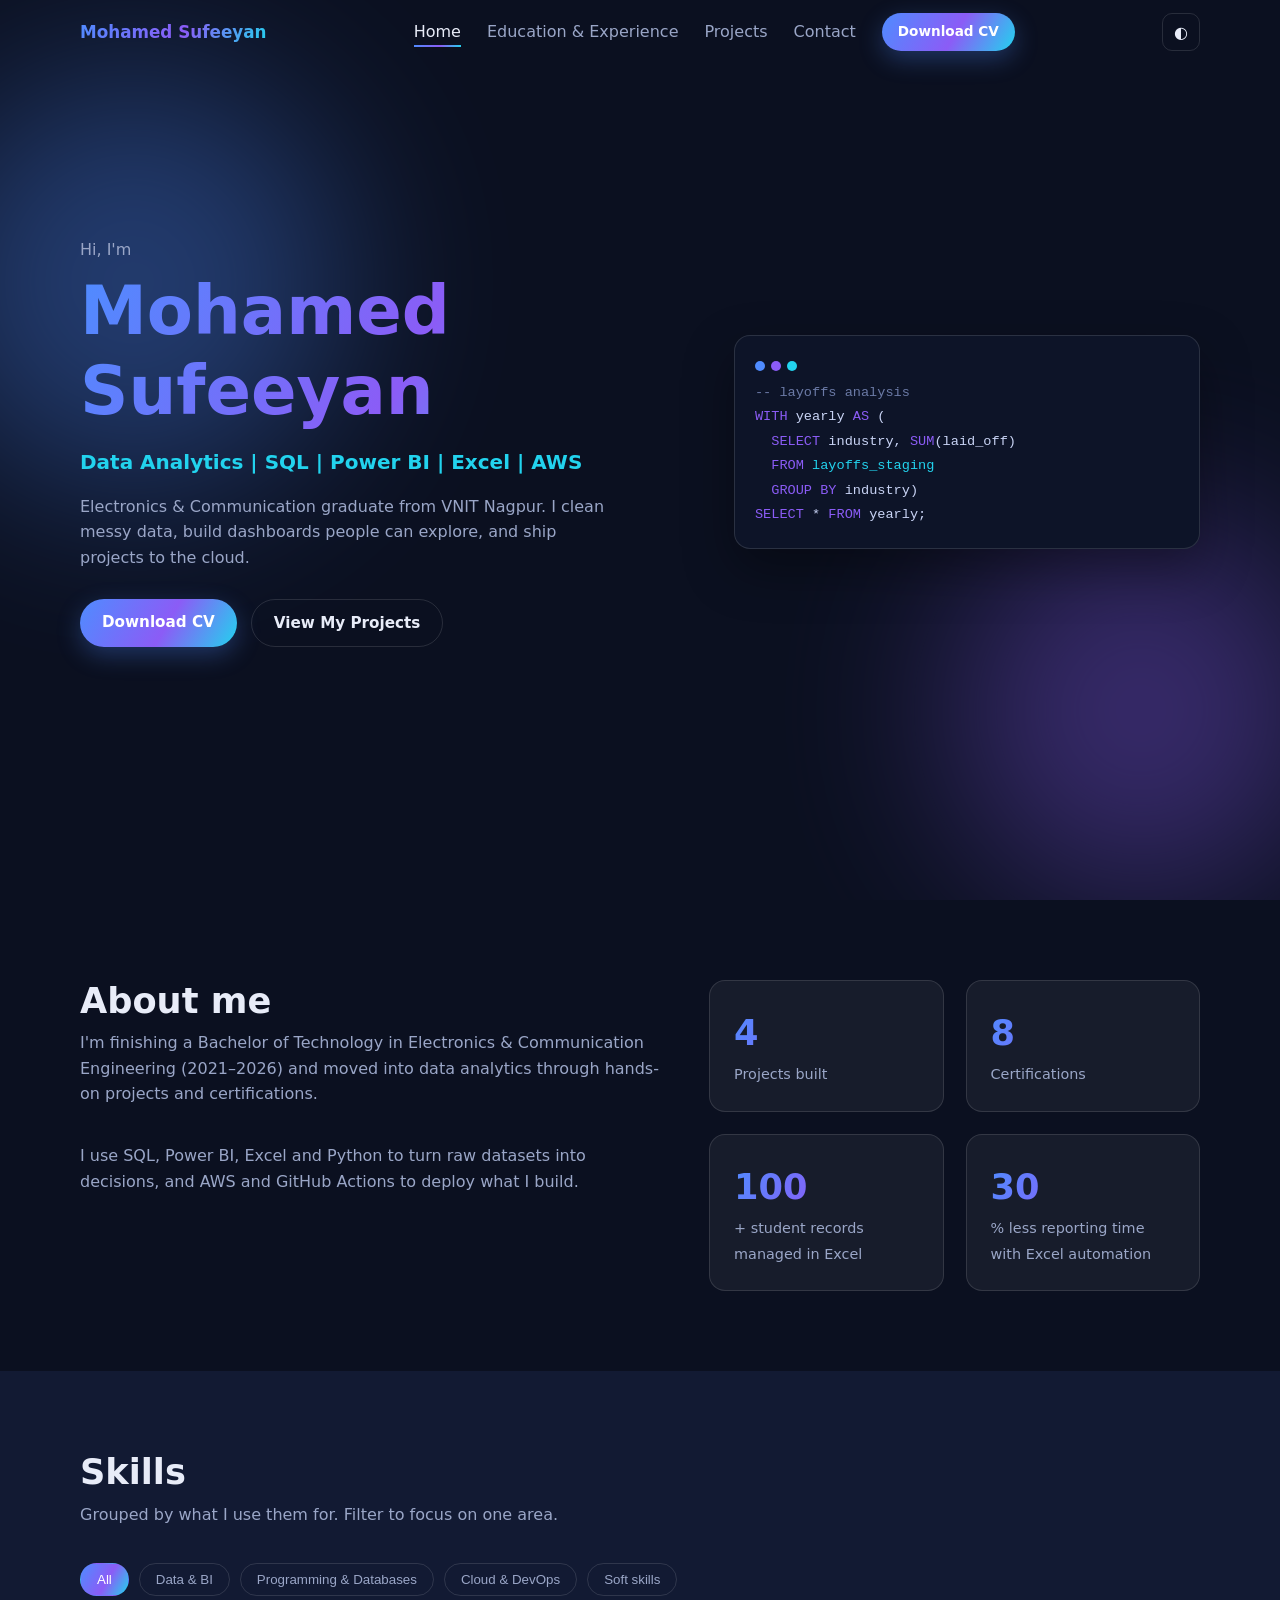
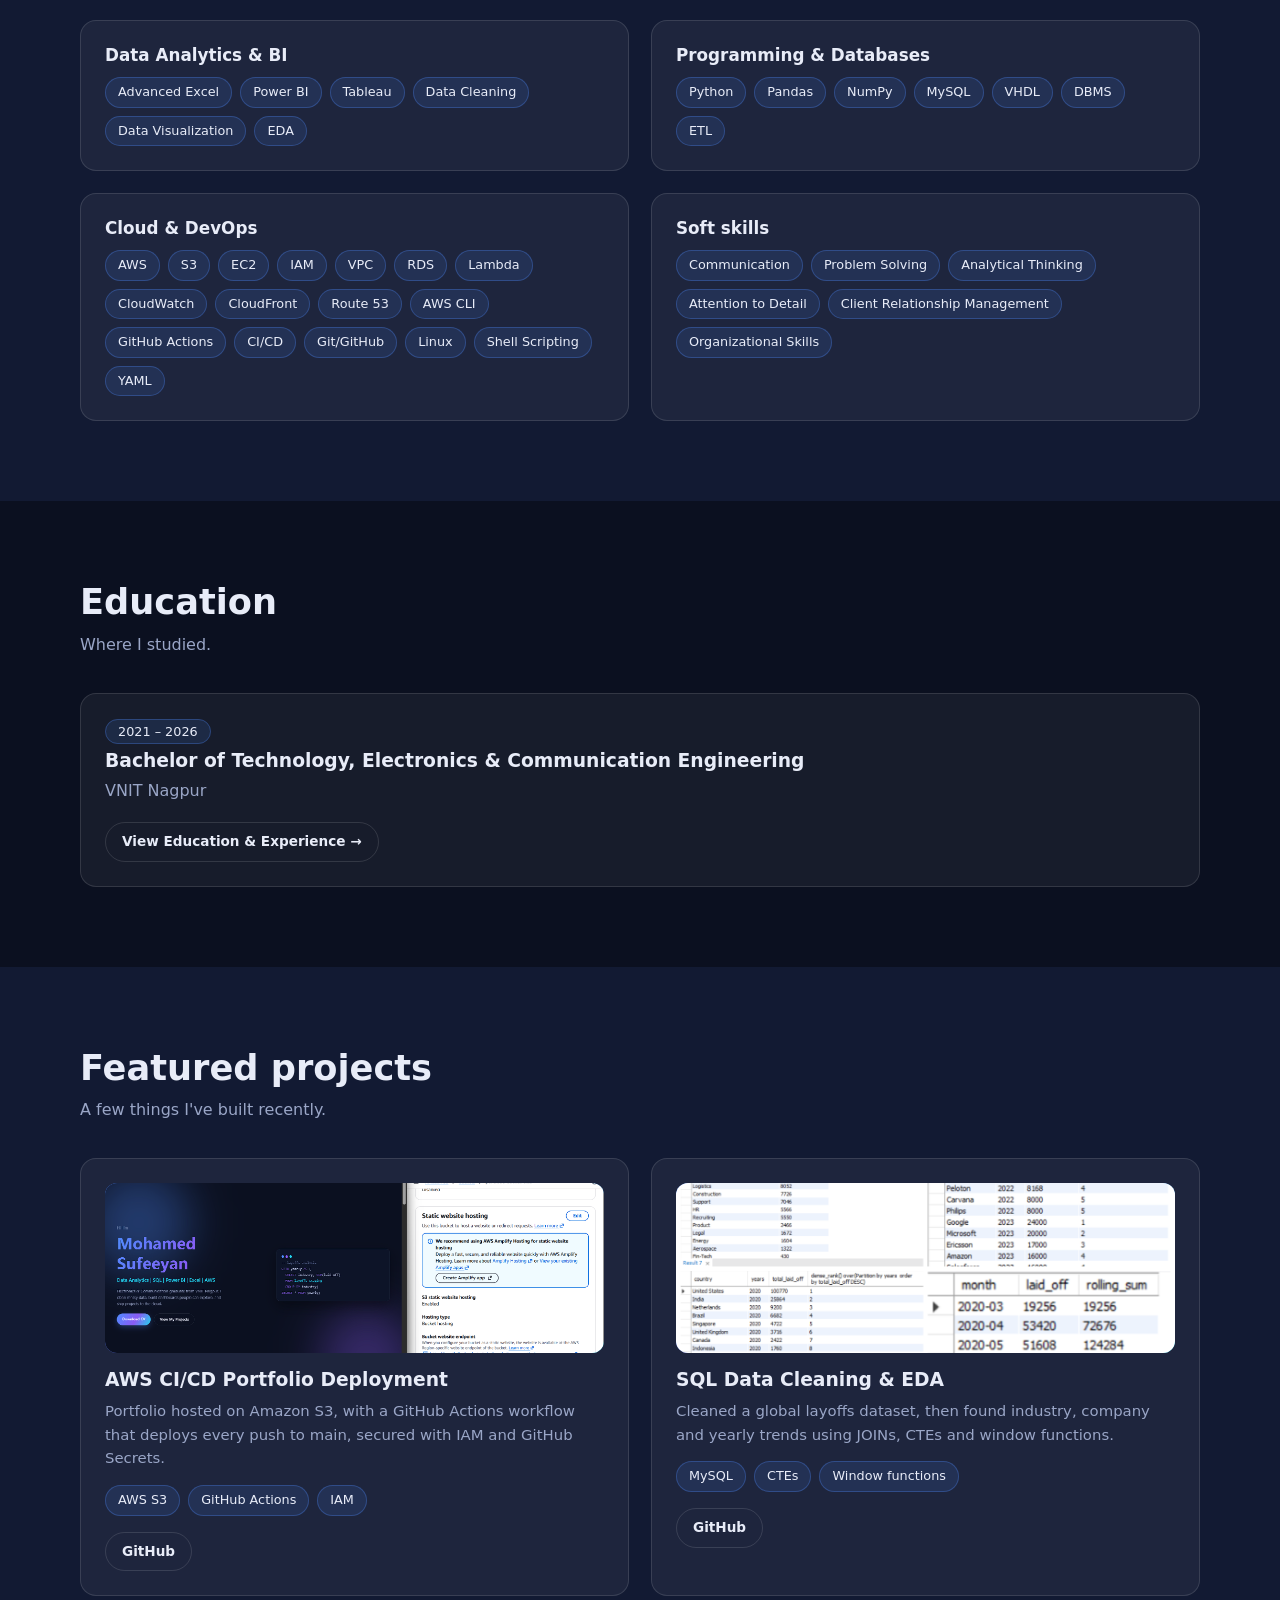
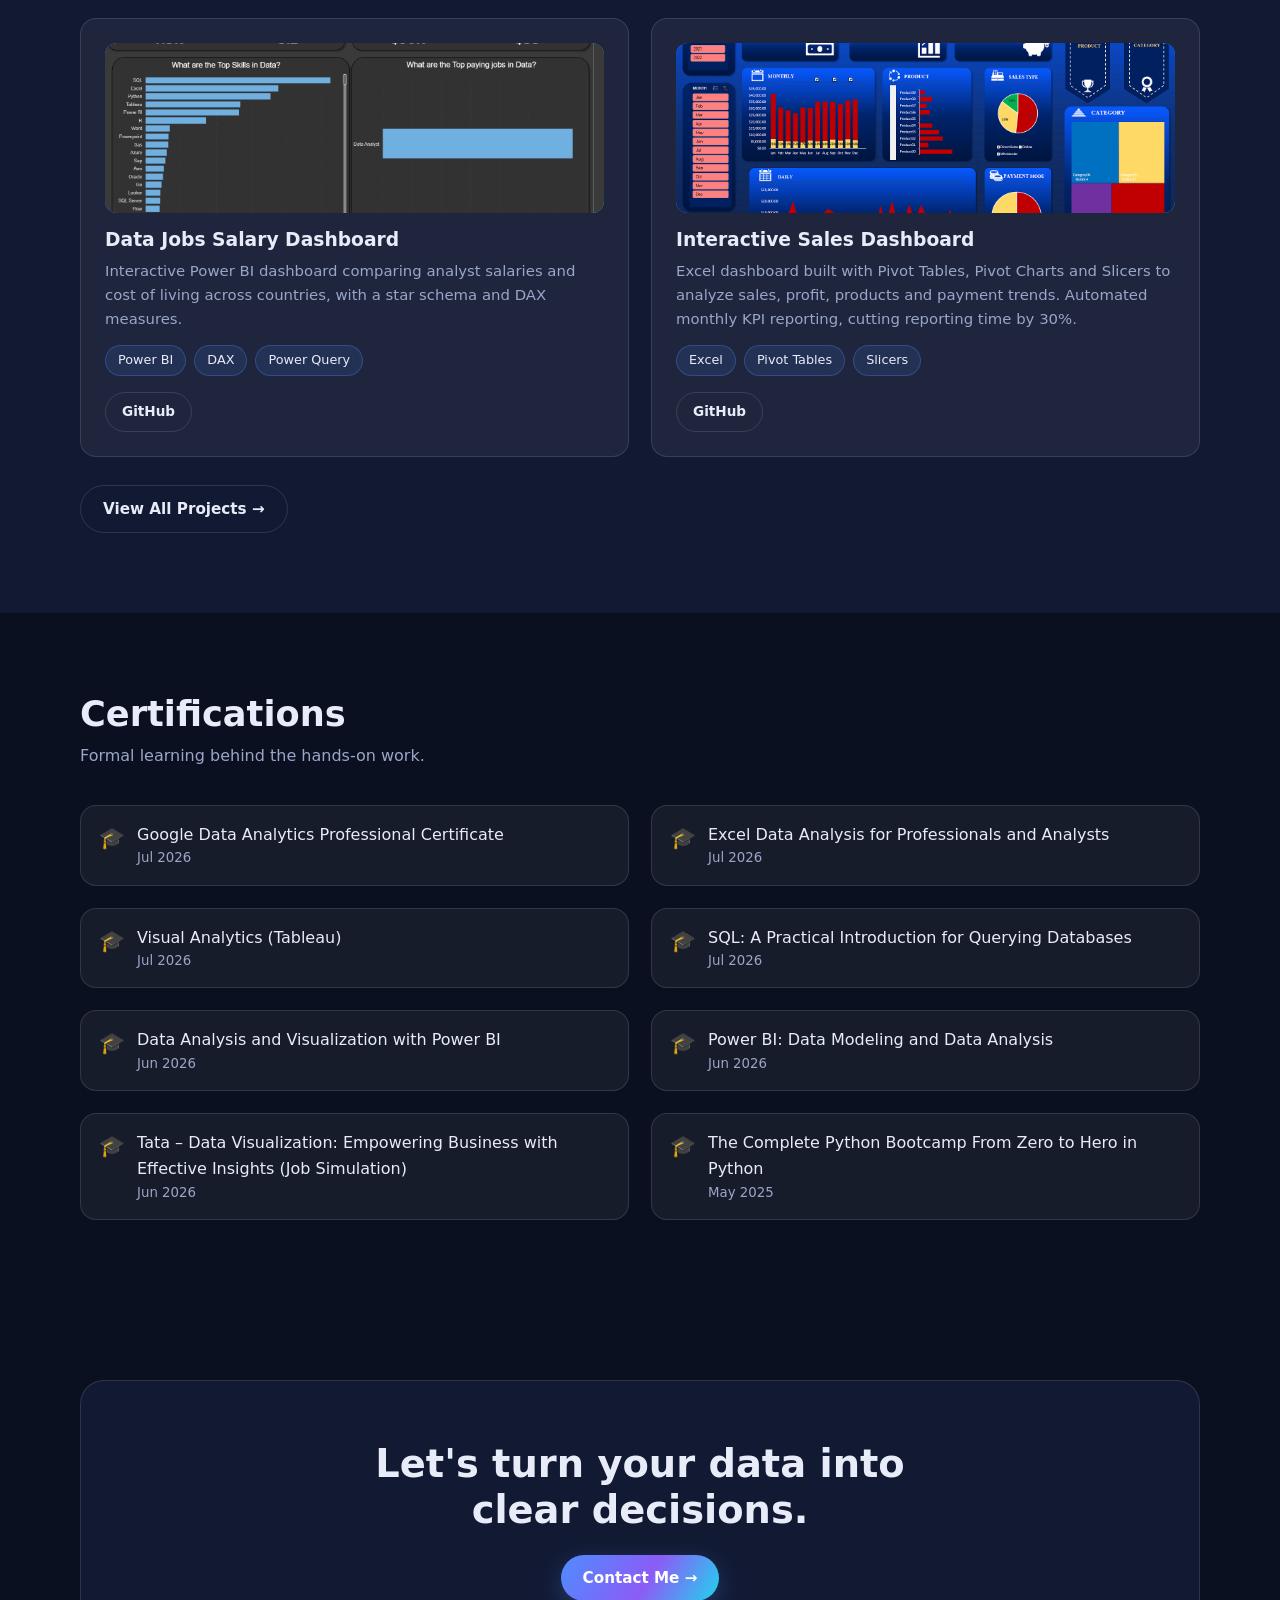
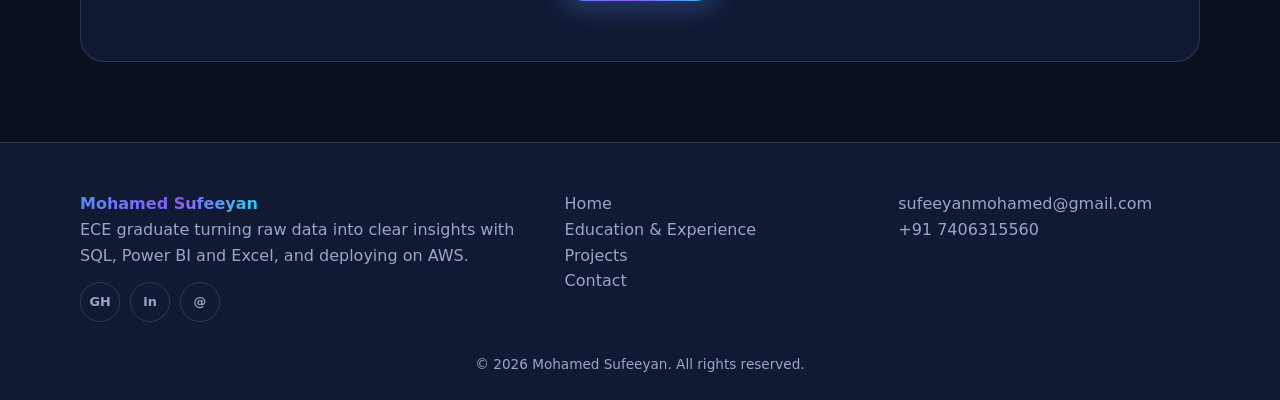
<file: website/index.html>
<!DOCTYPE html><html lang="en"><head><meta charset="utf-8"><meta name="viewport" content="width=device-width,initial-scale=1">
<title>Mohamed Sufeeyan | Data Analytics, SQL, Power BI & AWS</title><meta name="description" content="Portfolio of Mohamed Sufeeyan: data analytics, SQL, Power BI and AWS.">
<link rel="stylesheet" href="css/style.css"></head><body>
<header class="site-header"><div class="container nav"><a class="logo grad" href="index.html">Mohamed Sufeeyan</a>
<ul class="menu" id="menu">
<li><a href="index.html" aria-current="page">Home</a></li>
<li><a href="education-experience.html">Education &amp; Experience</a></li>
<li><a href="projects.html">Projects</a></li>
<li><a href="contact.html">Contact</a></li>
<li><a class="btn btn-primary btn-sm" href="assets/Mohamed_Sufeeyan_CV.pdf" download>Download CV</a></li></ul>
<div style="display:flex;gap:8px"><button class="icon-btn" id="theme" aria-label="Toggle light or dark theme">◐</button>
<button class="burger" aria-label="Open menu" aria-expanded="false" aria-controls="menu">☰</button></div></div></header>
<main id="main">
<section class="hero"><div class="container hero-grid">
<div><p style="color:var(--muted)">Hi, I'm</p><h1 class="grad">Mohamed Sufeeyan</h1>
<p class="headline">Data Analytics | SQL | Power BI | Excel | AWS</p>
<p class="lead">Electronics &amp; Communication graduate from VNIT Nagpur. I clean messy data, build dashboards people can explore, and ship projects to the cloud.</p>
<div class="actions"><a class="btn btn-primary" href="assets/Mohamed_Sufeeyan_CV.pdf" download>Download CV</a><a class="btn" href="projects.html">View My Projects</a></div></div>
<div class="code-card" aria-hidden="true"><div class="dots"><span></span><span></span><span></span></div>
<div><span class="c">-- layoffs analysis</span></div><div><span class="k">WITH</span> yearly <span class="k">AS</span> (</div>
<div>&nbsp;&nbsp;<span class="k">SELECT</span> industry, <span class="k">SUM</span>(laid_off)</div><div>&nbsp;&nbsp;<span class="k">FROM</span> <span class="s">layoffs_staging</span></div>
<div>&nbsp;&nbsp;<span class="k">GROUP BY</span> industry)</div><div><span class="k">SELECT</span> * <span class="k">FROM</span> yearly;</div></div></div></section>

<section id="about"><div class="container about-grid">
<div class="reveal"><h2>About me</h2><p class="sub">I'm finishing a Bachelor of Technology in Electronics &amp; Communication Engineering (2021–2026) and moved into data analytics through hands-on projects and certifications.</p>
<p class="sub">I use SQL, Power BI, Excel and Python to turn raw datasets into decisions, and AWS and GitHub Actions to deploy what I build.</p></div>
<div class="grid g2 reveal"><div class="card stat"><b class="grad" data-count="4">0</b><span>Projects built</span></div><div class="card stat"><b class="grad" data-count="8">0</b><span>Certifications</span></div>
<div class="card stat"><b class="grad" data-count="100">0</b><span>+ student records managed in Excel</span></div><div class="card stat"><b class="grad" data-count="30">0</b><span>% less reporting time with Excel automation</span></div></div></div></section>

<section id="skills" style="background:var(--bg2)"><div class="container reveal"><h2>Skills</h2><p class="sub">Grouped by what I use them for. Filter to focus on one area.</p>
<div class="filters" role="group" aria-label="Filter skills"><button class="chip active" data-f="all" aria-pressed="true">All</button><button class="chip" data-f="data" aria-pressed="false">Data &amp; BI</button><button class="chip" data-f="prog" aria-pressed="false">Programming &amp; Databases</button><button class="chip" data-f="cloud" aria-pressed="false">Cloud &amp; DevOps</button><button class="chip" data-f="soft" aria-pressed="false">Soft skills</button></div>
<div class="grid g2">
<div class="card skill" data-cat="data"><h3>Data Analytics &amp; BI</h3><div class="tags"><span class="tag">Advanced Excel</span><span class="tag">Power BI</span><span class="tag">Tableau</span><span class="tag">Data Cleaning</span><span class="tag">Data Visualization</span><span class="tag">EDA</span></div></div>
<div class="card skill" data-cat="prog"><h3>Programming &amp; Databases</h3><div class="tags"><span class="tag">Python</span><span class="tag">Pandas</span><span class="tag">NumPy</span><span class="tag">MySQL</span><span class="tag">VHDL</span><span class="tag">DBMS</span><span class="tag">ETL</span></div></div>
<div class="card skill" data-cat="cloud"><h3>Cloud &amp; DevOps</h3><div class="tags"><span class="tag">AWS</span><span class="tag">S3</span><span class="tag">EC2</span><span class="tag">IAM</span><span class="tag">VPC</span><span class="tag">RDS</span><span class="tag">Lambda</span><span class="tag">CloudWatch</span><span class="tag">CloudFront</span><span class="tag">Route 53</span><span class="tag">AWS CLI</span><span class="tag">GitHub Actions</span><span class="tag">CI/CD</span><span class="tag">Git/GitHub</span><span class="tag">Linux</span><span class="tag">Shell Scripting</span><span class="tag">YAML</span></div></div>
<div class="card skill" data-cat="soft"><h3>Soft skills</h3><div class="tags"><span class="tag">Communication</span><span class="tag">Problem Solving</span><span class="tag">Analytical Thinking</span><span class="tag">Attention to Detail</span><span class="tag">Client Relationship Management</span><span class="tag">Organizational Skills</span></div></div></div></div></section>

<section id="education"><div class="container reveal"><h2>Education</h2><p class="sub">Where I studied.</p>
<div class="card edu"><span class="tag">2021 – 2026</span><h3>Bachelor of Technology, Electronics &amp; Communication Engineering</h3><p>VNIT Nagpur</p>
<p style="margin-top:18px"><a class="btn btn-sm" href="education-experience.html">View Education &amp; Experience →</a></p></div></div></section>

<section id="projects" style="background:var(--bg2)"><div class="container reveal"><h2>Featured projects</h2><p class="sub">A few things I've built recently.</p>
<div class="grid g2">
<article class="card project"><div class="thumb"><img src="assets/images/aws-cicd.png" alt="Screenshot of the AWS CI/CD portfolio deployment" loading="lazy" onerror="this.remove()"><span aria-hidden="true">☁</span></div><h3>AWS CI/CD Portfolio Deployment</h3><p>Portfolio hosted on Amazon S3, with a GitHub Actions workflow that deploys every push to main, secured with IAM and GitHub Secrets.</p><div class="tags"><span class="tag">AWS S3</span><span class="tag">GitHub Actions</span><span class="tag">IAM</span></div><a class="btn btn-sm" href="https://github.com/mohamed-sufeeyan/AWS-PORTFOLIO-SUFEEYAN" target="_blank" rel="noopener">GitHub</a></article>
<article class="card project"><div class="thumb"><img src="assets/images/sql-eda.png" alt="Screenshot of the SQL data cleaning and EDA project" loading="lazy" onerror="this.remove()"><span aria-hidden="true">▤</span></div><h3>SQL Data Cleaning &amp; EDA</h3><p>Cleaned a global layoffs dataset, then found industry, company and yearly trends using JOINs, CTEs and window functions.</p><div class="tags"><span class="tag">MySQL</span><span class="tag">CTEs</span><span class="tag">Window functions</span></div><a class="btn btn-sm" href="https://github.com/mohamed-sufeeyan/SQL-PROJECTS" target="_blank" rel="noopener">GitHub</a></article>
<article class="card project"><div class="thumb"><img src="assets/images/powerbi-salary.png" alt="Screenshot of the Data Jobs Salary Dashboard in Power BI" loading="lazy" onerror="this.remove()"><span aria-hidden="true">◔</span></div><h3>Data Jobs Salary Dashboard</h3><p>Interactive Power BI dashboard comparing analyst salaries and cost of living across countries, with a star schema and DAX measures.</p><div class="tags"><span class="tag">Power BI</span><span class="tag">DAX</span><span class="tag">Power Query</span></div><a class="btn btn-sm" href="https://github.com/mohamed-sufeeyan/power-bi-dashboards" target="_blank" rel="noopener">GitHub</a></article><article class="card project"><div class="thumb"><img src="assets/images/excel-sales.png" alt="Screenshot of the Interactive Sales Dashboard in Excel" loading="lazy" onerror="this.remove()"><span aria-hidden="true">▦</span></div><h3>Interactive Sales Dashboard</h3><p>Excel dashboard built with Pivot Tables, Pivot Charts and Slicers to analyze sales, profit, products and payment trends. Automated monthly KPI reporting, cutting reporting time by 30%.</p><div class="tags"><span class="tag">Excel</span><span class="tag">Pivot Tables</span><span class="tag">Slicers</span></div><a class="btn btn-sm" href="https://github.com/mohamed-sufeeyan/excel-sales-dashboard" target="_blank" rel="noopener">GitHub</a></article></div>
<p style="margin-top:28px"><a class="btn" href="projects.html">View All Projects →</a></p></div></section>

<section id="certs"><div class="container reveal"><h2>Certifications</h2><p class="sub">Formal learning behind the hands-on work.</p>
<div class="grid g2">
<div class="card cert"><i>🎓</i><div>Google Data Analytics Professional Certificate<small>Jul 2026</small></div></div>
<div class="card cert"><i>🎓</i><div>Excel Data Analysis for Professionals and Analysts<small>Jul 2026</small></div></div>
<div class="card cert"><i>🎓</i><div>Visual Analytics (Tableau)<small>Jul 2026</small></div></div>
<div class="card cert"><i>🎓</i><div>SQL: A Practical Introduction for Querying Databases<small>Jul 2026</small></div></div>
<div class="card cert"><i>🎓</i><div>Data Analysis and Visualization with Power BI<small>Jun 2026</small></div></div>
<div class="card cert"><i>🎓</i><div>Power BI: Data Modeling and Data Analysis<small>Jun 2026</small></div></div>
<div class="card cert"><i>🎓</i><div>Tata – Data Visualization: Empowering Business with Effective Insights (Job Simulation)<small>Jun 2026</small></div></div>
<div class="card cert"><i>🎓</i><div>The Complete Python Bootcamp From Zero to Hero in Python<small>May 2025</small></div></div></div></div></section>

<section><div class="container"><div class="cta reveal"><h2>Let's turn your data into clear decisions.</h2><a class="btn btn-primary" href="contact.html">Contact Me →</a></div></div></section>
</main>
<footer class="site-footer"><div class="container"><div class="foot">
<div><strong class="grad">Mohamed Sufeeyan</strong><p>ECE graduate turning raw data into clear insights with SQL, Power BI and Excel, and deploying on AWS.</p>
<div class="social"><a href="https://github.com/mohamed-sufeeyan" aria-label="GitHub" target="_blank" rel="noopener">GH</a>
<a href="https://www.linkedin.com/in/mohamed-sufeeyan" aria-label="LinkedIn" target="_blank" rel="noopener">in</a>
<a href="mailto:sufeeyanmohamed@gmail.com" aria-label="Email">@</a></div></div>
<nav aria-label="Footer"><ul><li><a href="index.html">Home</a></li><li><a href="education-experience.html">Education &amp; Experience</a></li><li><a href="projects.html">Projects</a></li><li><a href="contact.html">Contact</a></li></ul></nav>
<div><p>sufeeyanmohamed@gmail.com</p><p>+91 7406315560</p></div></div>
<p class="copy">© 2026 Mohamed Sufeeyan. All rights reserved.</p></div></footer>
<button class="icon-btn" id="top" aria-label="Back to top">↑</button>
<script src="js/script.js"></script></body></html>
</file>
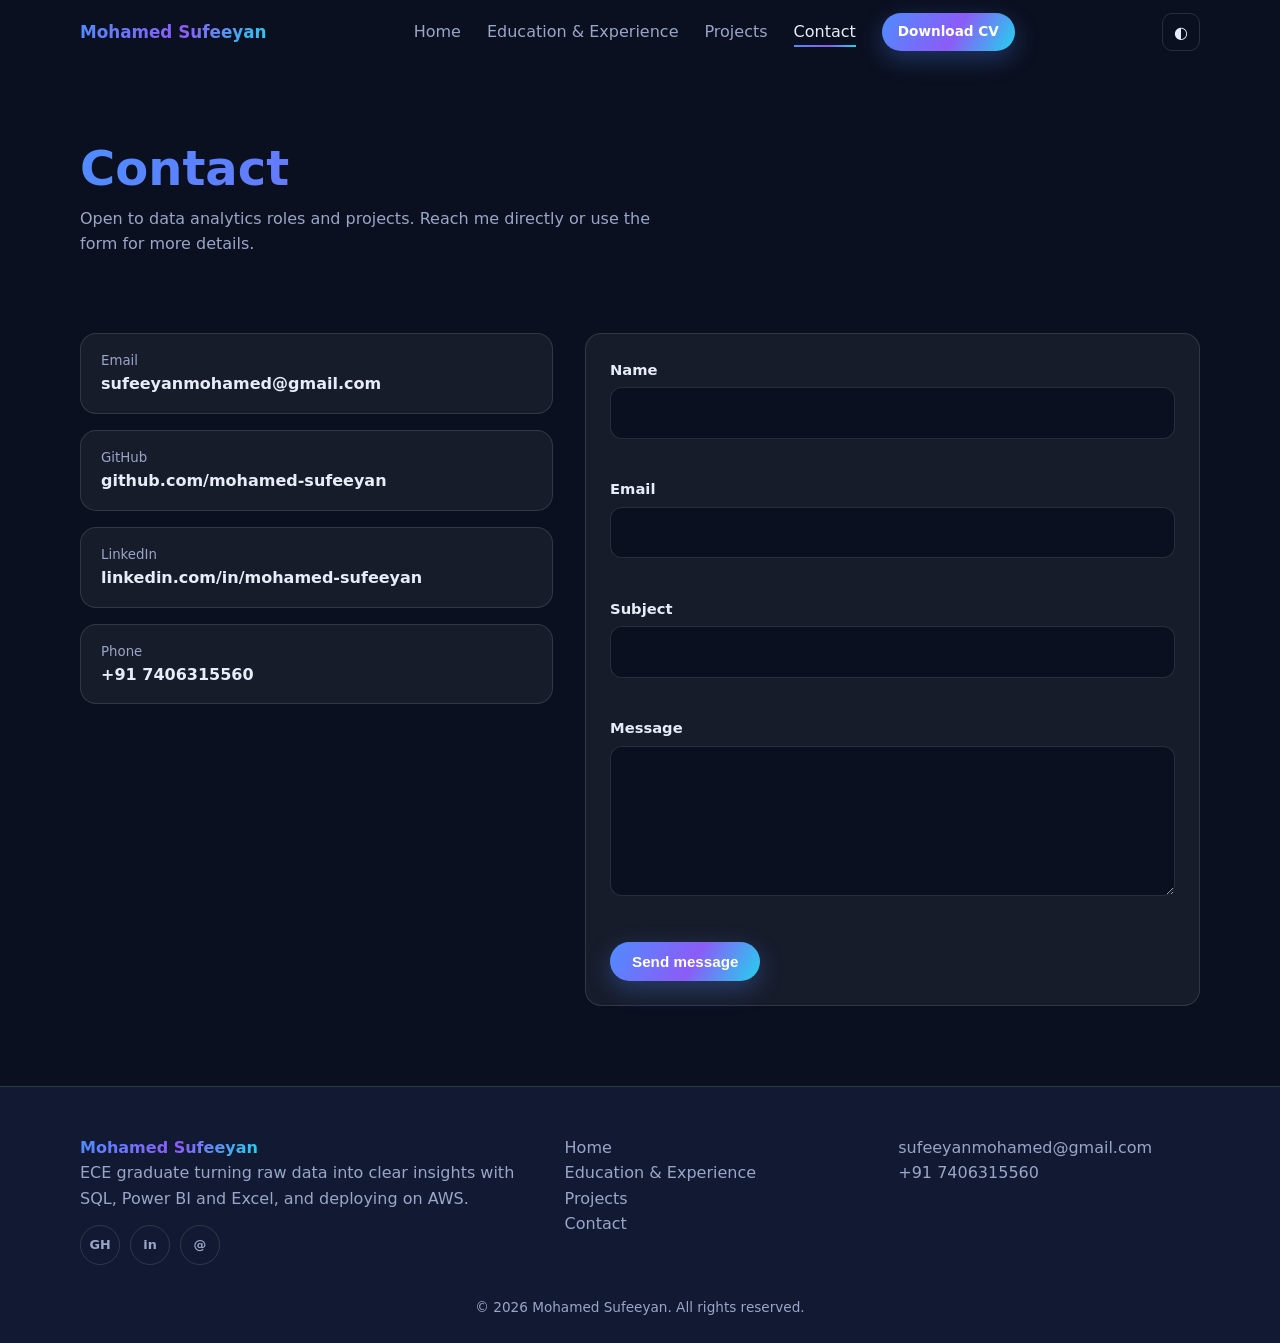
<file: website/contact.html>
<!DOCTYPE html><html lang="en"><head><meta charset="utf-8"><meta name="viewport" content="width=device-width,initial-scale=1">
<title>Contact | Mohamed Sufeeyan</title><meta name="description" content="Portfolio of Mohamed Sufeeyan: data analytics, SQL, Power BI and AWS.">
<link rel="stylesheet" href="css/style.css"></head><body>
<header class="site-header"><div class="container nav"><a class="logo grad" href="index.html">Mohamed Sufeeyan</a>
<ul class="menu" id="menu">
<li><a href="index.html">Home</a></li>
<li><a href="education-experience.html">Education &amp; Experience</a></li>
<li><a href="projects.html">Projects</a></li>
<li><a href="contact.html" aria-current="page">Contact</a></li>
<li><a class="btn btn-primary btn-sm" href="assets/Mohamed_Sufeeyan_CV.pdf" download>Download CV</a></li></ul>
<div style="display:flex;gap:8px"><button class="icon-btn" id="theme" aria-label="Toggle light or dark theme">◐</button>
<button class="burger" aria-label="Open menu" aria-expanded="false" aria-controls="menu">☰</button></div></div></header>
<main id="main">
<div class="container page-head"><h1 class="grad">Contact</h1><p class="sub">Open to data analytics roles and projects. Reach me directly or use the form for more details.</p></div>
<section style="padding-top:20px"><div class="container contact-grid">
<ul class="c-list reveal">
<li><a class="card" href="mailto:sufeeyanmohamed@gmail.com"><small>Email</small><strong>sufeeyanmohamed@gmail.com</strong></a></li>
<li><a class="card" href="https://github.com/mohamed-sufeeyan" target="_blank" rel="noopener"><small>GitHub</small><strong>github.com/mohamed-sufeeyan</strong></a></li>
<li><a class="card" href="https://www.linkedin.com/in/mohamed-sufeeyan" target="_blank" rel="noopener"><small>LinkedIn</small><strong>linkedin.com/in/mohamed-sufeeyan</strong></a></li>
<li><a class="card" href="tel:+917406315560"><small>Phone</small><strong>+91 7406315560</strong></a></li></ul>
<form class="card reveal" id="contact-form" novalidate><div class="field"><label for="name">Name</label><input id="name" name="name" type="text" required aria-describedby="name-err"><p class="err" id="name-err" role="alert"></p></div><div class="field"><label for="email">Email</label><input id="email" name="email" type="email" required aria-describedby="email-err"><p class="err" id="email-err" role="alert"></p></div><div class="field"><label for="subject">Subject</label><input id="subject" name="subject" type="text" required aria-describedby="subject-err"><p class="err" id="subject-err" role="alert"></p></div><div class="field"><label for="message">Message</label><textarea id="message" name="message" required aria-describedby="message-err"></textarea><p class="err" id="message-err" role="alert"></p></div>
<button class="btn btn-primary" type="submit">Send message</button><p class="notice" id="form-note" role="status"></p></form></div></section>
</main>
<footer class="site-footer"><div class="container"><div class="foot">
<div><strong class="grad">Mohamed Sufeeyan</strong><p>ECE graduate turning raw data into clear insights with SQL, Power BI and Excel, and deploying on AWS.</p>
<div class="social"><a href="https://github.com/mohamed-sufeeyan" aria-label="GitHub" target="_blank" rel="noopener">GH</a>
<a href="https://www.linkedin.com/in/mohamed-sufeeyan" aria-label="LinkedIn" target="_blank" rel="noopener">in</a>
<a href="mailto:sufeeyanmohamed@gmail.com" aria-label="Email">@</a></div></div>
<nav aria-label="Footer"><ul><li><a href="index.html">Home</a></li><li><a href="education-experience.html">Education &amp; Experience</a></li><li><a href="projects.html">Projects</a></li><li><a href="contact.html">Contact</a></li></ul></nav>
<div><p>sufeeyanmohamed@gmail.com</p><p>+91 7406315560</p></div></div>
<p class="copy">© 2026 Mohamed Sufeeyan. All rights reserved.</p></div></footer>
<button class="icon-btn" id="top" aria-label="Back to top">↑</button>
<script src="js/script.js"></script></body></html>
</file>
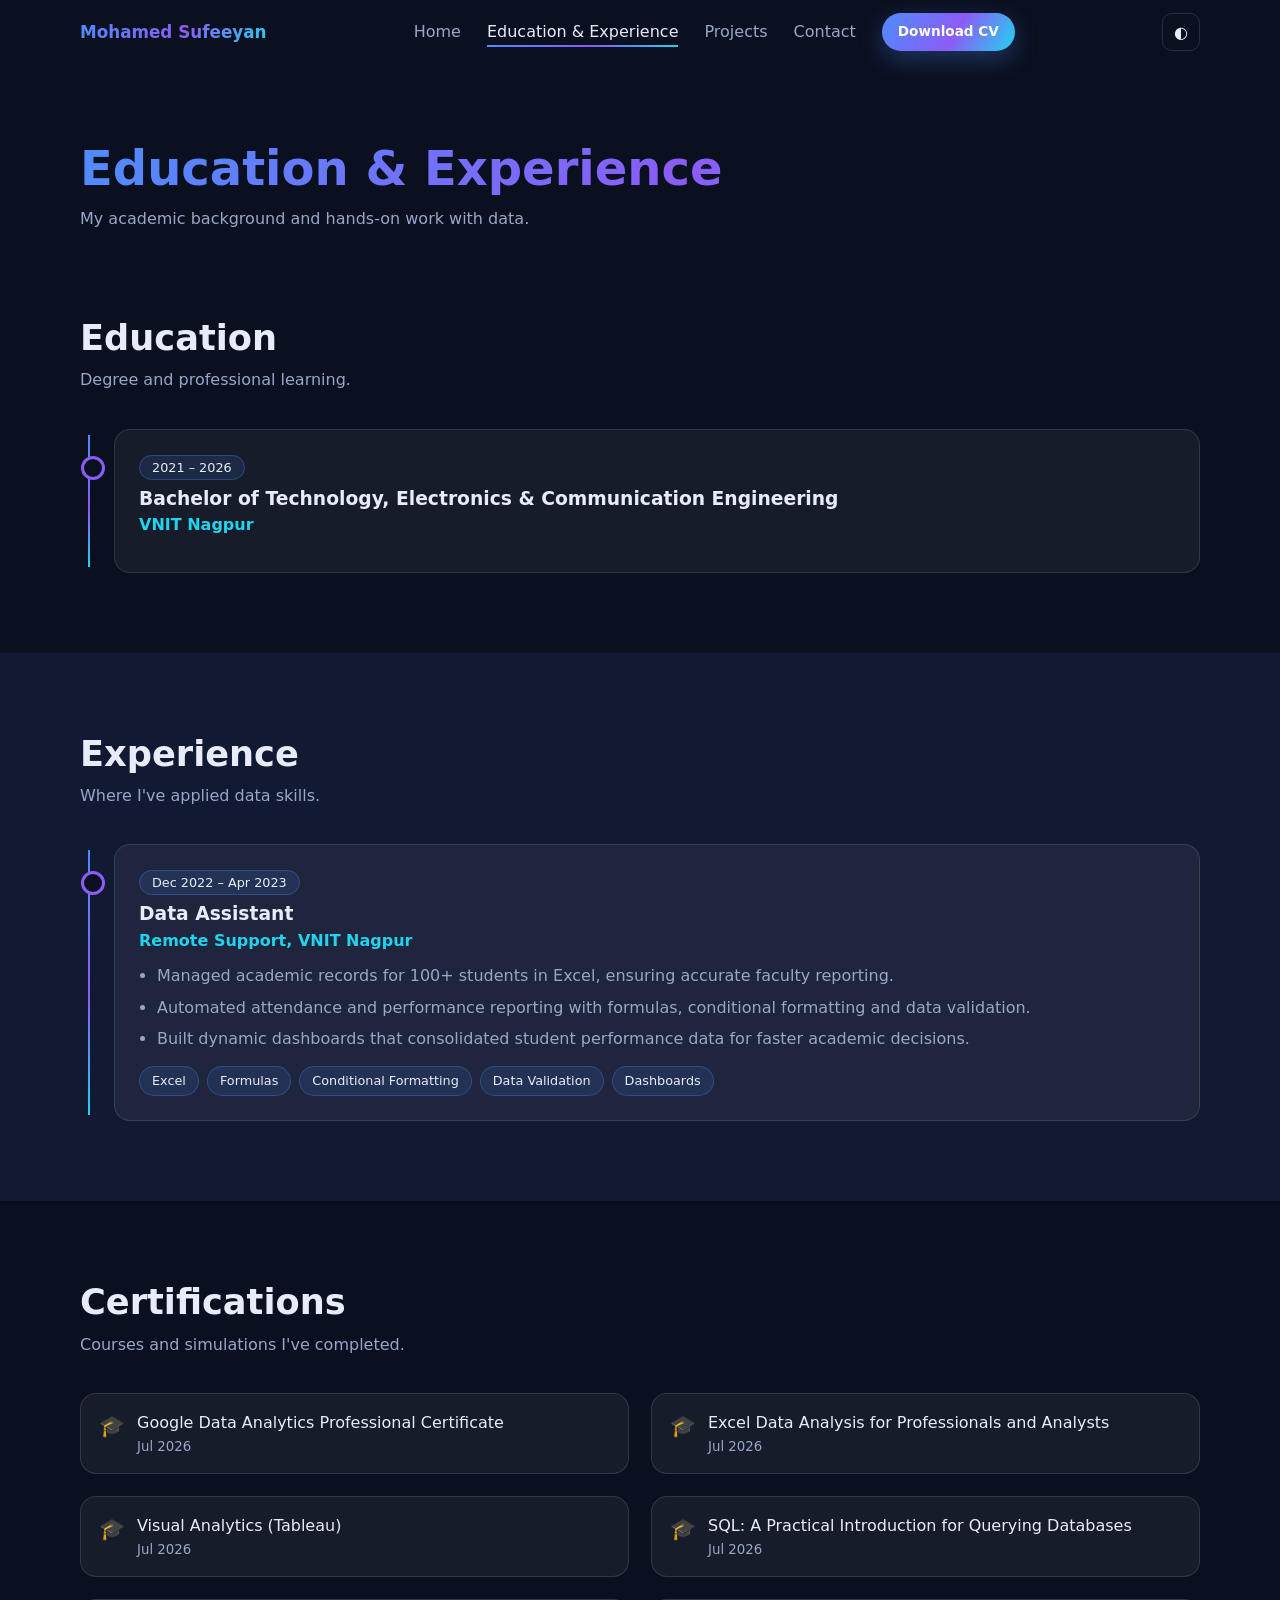
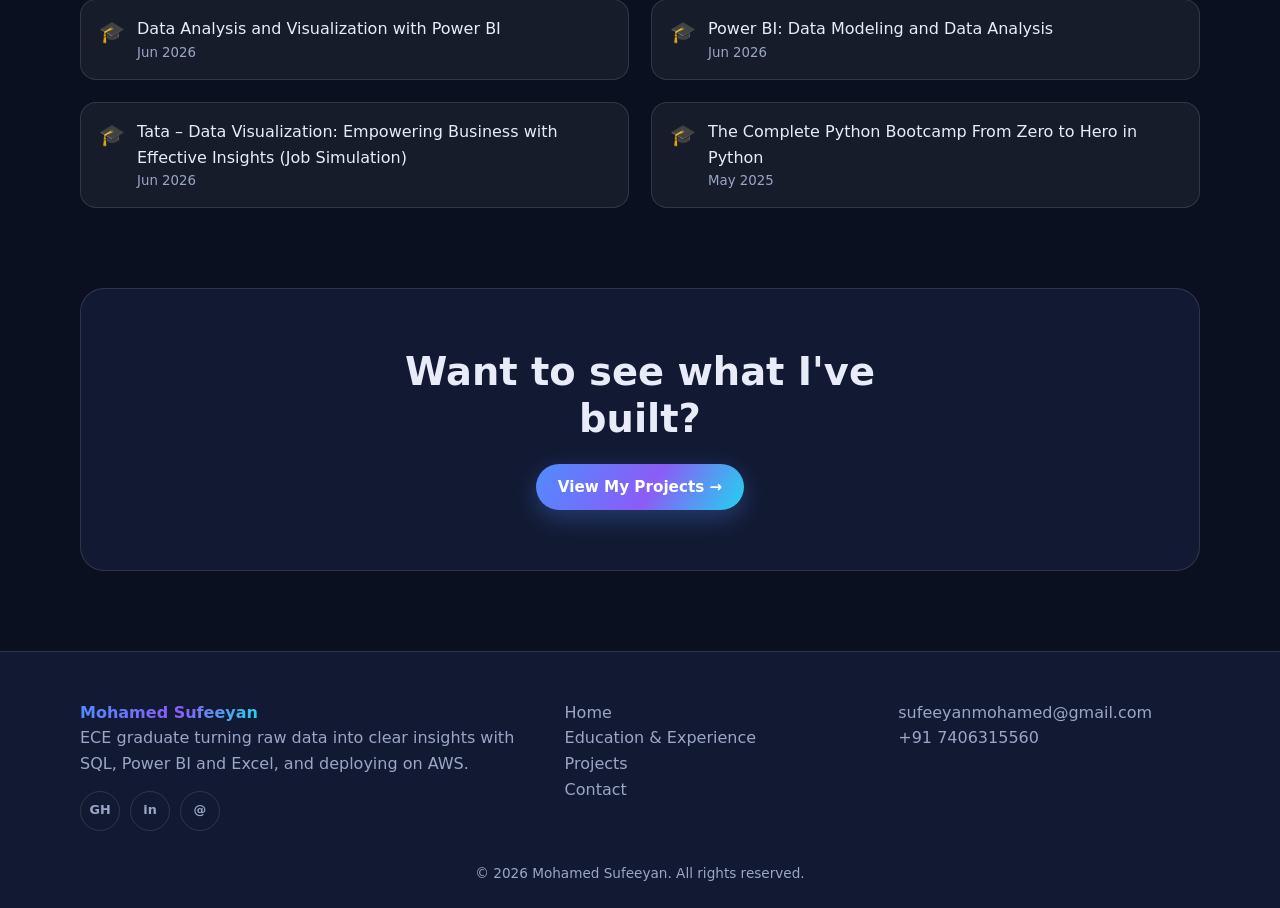
<file: website/education-experience.html>
<!DOCTYPE html><html lang="en"><head><meta charset="utf-8"><meta name="viewport" content="width=device-width,initial-scale=1">
<title>Education & Experience | Mohamed Sufeeyan</title><meta name="description" content="Portfolio of Mohamed Sufeeyan: data analytics, SQL, Power BI and AWS.">
<link rel="stylesheet" href="css/style.css"></head><body>
<header class="site-header"><div class="container nav"><a class="logo grad" href="index.html">Mohamed Sufeeyan</a>
<ul class="menu" id="menu">
<li><a href="index.html">Home</a></li>
<li><a href="education-experience.html" aria-current="page">Education &amp; Experience</a></li>
<li><a href="projects.html">Projects</a></li>
<li><a href="contact.html">Contact</a></li>
<li><a class="btn btn-primary btn-sm" href="assets/Mohamed_Sufeeyan_CV.pdf" download>Download CV</a></li></ul>
<div style="display:flex;gap:8px"><button class="icon-btn" id="theme" aria-label="Toggle light or dark theme">◐</button>
<button class="burger" aria-label="Open menu" aria-expanded="false" aria-controls="menu">☰</button></div></div></header>
<main id="main">
<div class="container page-head"><h1 class="grad">Education &amp; Experience</h1><p class="sub">My academic background and hands-on work with data.</p></div>
<section style="padding-top:30px"><div class="container reveal"><h2>Education</h2><p class="sub">Degree and professional learning.</p>
<div class="timeline">
<article class="t-item card"><span class="tag">2021 – 2026</span><h3>Bachelor of Technology, Electronics &amp; Communication Engineering</h3><p class="t-org">VNIT Nagpur</p></article>
</div></div></section>
<section style="background:var(--bg2)"><div class="container reveal"><h2>Experience</h2><p class="sub">Where I've applied data skills.</p>
<div class="timeline">
<article class="t-item card"><span class="tag">Dec 2022 – Apr 2023</span><h3>Data Assistant</h3><p class="t-org">Remote Support, VNIT Nagpur</p>
<ul><li>Managed academic records for 100+ students in Excel, ensuring accurate faculty reporting.</li><li>Automated attendance and performance reporting with formulas, conditional formatting and data validation.</li><li>Built dynamic dashboards that consolidated student performance data for faster academic decisions.</li></ul>
<div class="tags"><span class="tag">Excel</span><span class="tag">Formulas</span><span class="tag">Conditional Formatting</span><span class="tag">Data Validation</span><span class="tag">Dashboards</span></div></article>
</div></div></section>
<section><div class="container reveal"><h2>Certifications</h2><p class="sub">Courses and simulations I've completed.</p><div class="grid g2"><div class="card cert"><i>🎓</i><div>Google Data Analytics Professional Certificate<small>Jul 2026</small></div></div><div class="card cert"><i>🎓</i><div>Excel Data Analysis for Professionals and Analysts<small>Jul 2026</small></div></div><div class="card cert"><i>🎓</i><div>Visual Analytics (Tableau)<small>Jul 2026</small></div></div><div class="card cert"><i>🎓</i><div>SQL: A Practical Introduction for Querying Databases<small>Jul 2026</small></div></div><div class="card cert"><i>🎓</i><div>Data Analysis and Visualization with Power BI<small>Jun 2026</small></div></div><div class="card cert"><i>🎓</i><div>Power BI: Data Modeling and Data Analysis<small>Jun 2026</small></div></div><div class="card cert"><i>🎓</i><div>Tata – Data Visualization: Empowering Business with Effective Insights (Job Simulation)<small>Jun 2026</small></div></div><div class="card cert"><i>🎓</i><div>The Complete Python Bootcamp From Zero to Hero in Python<small>May 2025</small></div></div></div></div></section>
<section style="padding-top:0"><div class="container"><div class="cta reveal"><h2>Want to see what I've built?</h2><a class="btn btn-primary" href="projects.html">View My Projects →</a></div></div></section>
</main>
<footer class="site-footer"><div class="container"><div class="foot">
<div><strong class="grad">Mohamed Sufeeyan</strong><p>ECE graduate turning raw data into clear insights with SQL, Power BI and Excel, and deploying on AWS.</p>
<div class="social"><a href="https://github.com/mohamed-sufeeyan" aria-label="GitHub" target="_blank" rel="noopener">GH</a>
<a href="https://www.linkedin.com/in/mohamed-sufeeyan" aria-label="LinkedIn" target="_blank" rel="noopener">in</a>
<a href="mailto:sufeeyanmohamed@gmail.com" aria-label="Email">@</a></div></div>
<nav aria-label="Footer"><ul><li><a href="index.html">Home</a></li><li><a href="education-experience.html">Education &amp; Experience</a></li><li><a href="projects.html">Projects</a></li><li><a href="contact.html">Contact</a></li></ul></nav>
<div><p>sufeeyanmohamed@gmail.com</p><p>+91 7406315560</p></div></div>
<p class="copy">© 2026 Mohamed Sufeeyan. All rights reserved.</p></div></footer>
<button class="icon-btn" id="top" aria-label="Back to top">↑</button>
<script src="js/script.js"></script></body></html>
</file>
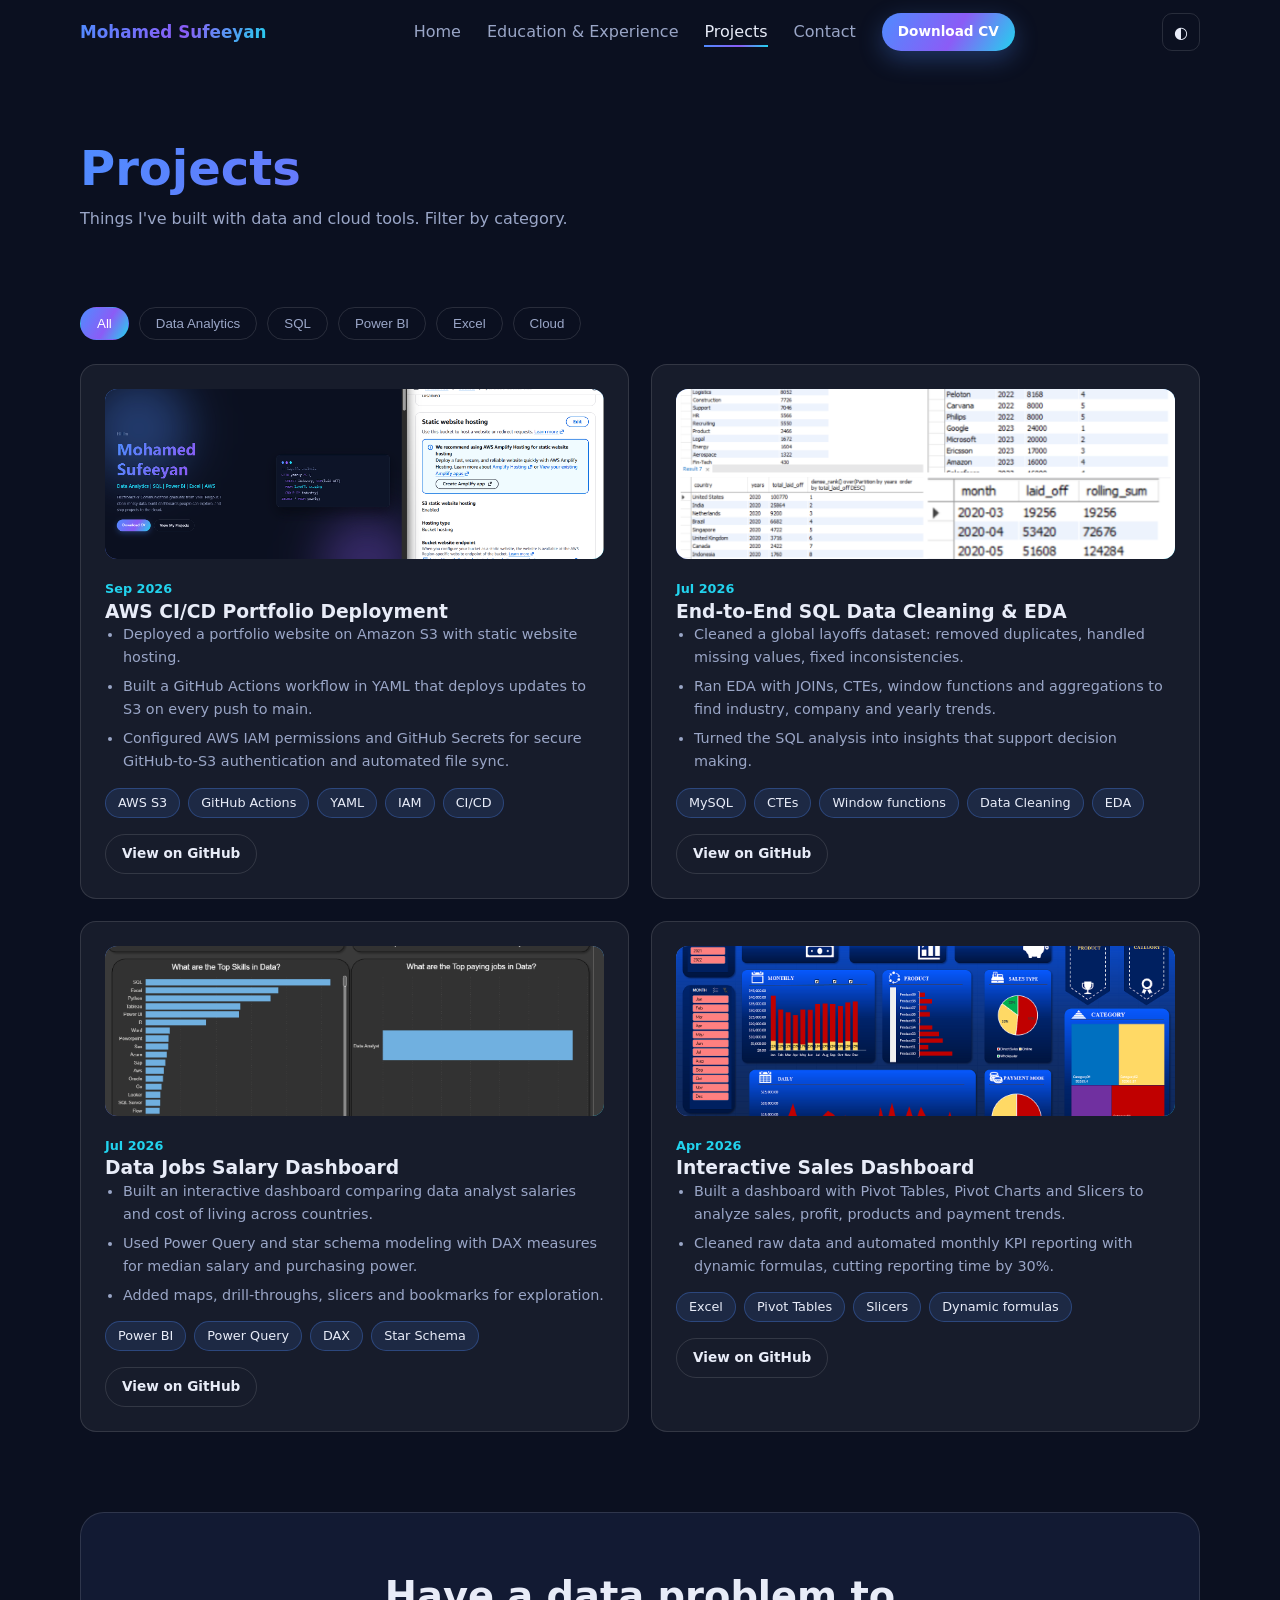
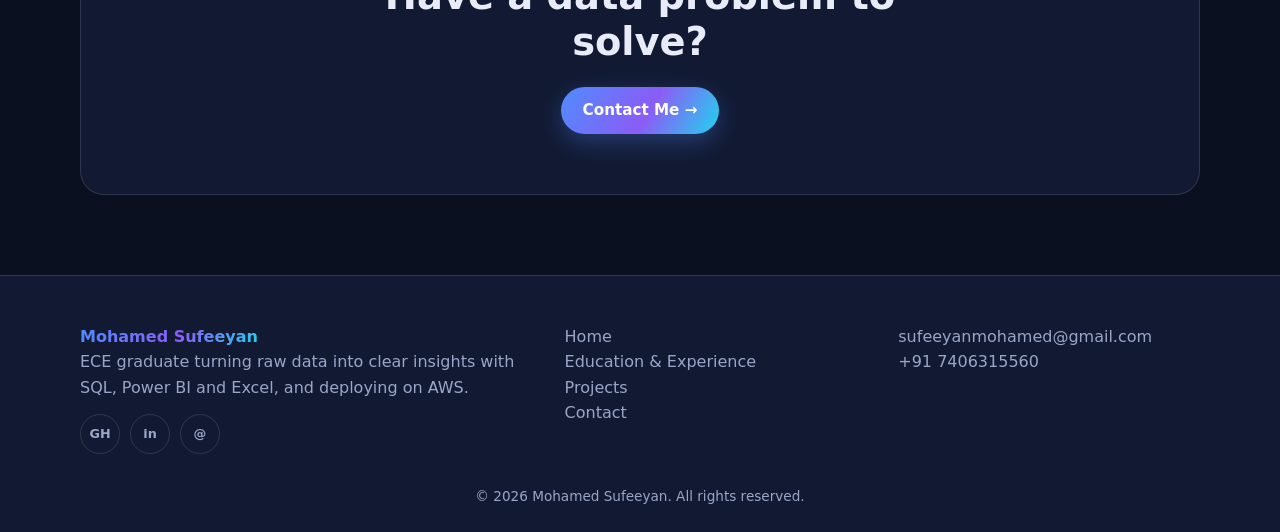
<file: website/projects.html>
<!DOCTYPE html><html lang="en"><head><meta charset="utf-8"><meta name="viewport" content="width=device-width,initial-scale=1">
<title>Projects | Mohamed Sufeeyan</title><meta name="description" content="Portfolio of Mohamed Sufeeyan: data analytics, SQL, Power BI and AWS.">
<link rel="stylesheet" href="css/style.css"></head><body>
<header class="site-header"><div class="container nav"><a class="logo grad" href="index.html">Mohamed Sufeeyan</a>
<ul class="menu" id="menu">
<li><a href="index.html">Home</a></li>
<li><a href="education-experience.html">Education &amp; Experience</a></li>
<li><a href="projects.html" aria-current="page">Projects</a></li>
<li><a href="contact.html">Contact</a></li>
<li><a class="btn btn-primary btn-sm" href="assets/Mohamed_Sufeeyan_CV.pdf" download>Download CV</a></li></ul>
<div style="display:flex;gap:8px"><button class="icon-btn" id="theme" aria-label="Toggle light or dark theme">◐</button>
<button class="burger" aria-label="Open menu" aria-expanded="false" aria-controls="menu">☰</button></div></div></header>
<main id="main">
<div class="container page-head"><h1 class="grad">Projects</h1><p class="sub">Things I've built with data and cloud tools. Filter by category.</p></div>
<section style="padding-top:20px"><div class="container"><div class="filters" role="group" aria-label="Filter projects"><button class="chip active" data-f="all" aria-pressed="true">All</button><button class="chip" data-f="analytics" aria-pressed="false">Data Analytics</button><button class="chip" data-f="sql" aria-pressed="false">SQL</button><button class="chip" data-f="powerbi" aria-pressed="false">Power BI</button><button class="chip" data-f="excel" aria-pressed="false">Excel</button><button class="chip" data-f="cloud" aria-pressed="false">Cloud</button></div>
<div class="grid g2"><article class="card project" data-cats="cloud"><div class="thumb"><img src="assets/images/aws-cicd.png" alt="Screenshot of the AWS CI/CD portfolio deployment" loading="lazy" onerror="this.remove()"><span aria-hidden="true">☁</span></div><span class="date">Sep 2026</span><h3>AWS CI/CD Portfolio Deployment</h3><ul><li>Deployed a portfolio website on Amazon S3 with static website hosting.</li><li>Built a GitHub Actions workflow in YAML that deploys updates to S3 on every push to main.</li><li>Configured AWS IAM permissions and GitHub Secrets for secure GitHub-to-S3 authentication and automated file sync.</li></ul><div class="tags"><span class="tag">AWS S3</span><span class="tag">GitHub Actions</span><span class="tag">YAML</span><span class="tag">IAM</span><span class="tag">CI/CD</span></div><a class="btn btn-sm" href="https://github.com/mohamed-sufeeyan/AWS-PORTFOLIO-SUFEEYAN" target="_blank" rel="noopener">View on GitHub</a></article><article class="card project" data-cats="sql analytics"><div class="thumb"><img src="assets/images/sql-eda.png" alt="Screenshot of the SQL data cleaning and EDA project" loading="lazy" onerror="this.remove()"><span aria-hidden="true">▤</span></div><span class="date">Jul 2026</span><h3>End-to-End SQL Data Cleaning &amp; EDA</h3><ul><li>Cleaned a global layoffs dataset: removed duplicates, handled missing values, fixed inconsistencies.</li><li>Ran EDA with JOINs, CTEs, window functions and aggregations to find industry, company and yearly trends.</li><li>Turned the SQL analysis into insights that support decision making.</li></ul><div class="tags"><span class="tag">MySQL</span><span class="tag">CTEs</span><span class="tag">Window functions</span><span class="tag">Data Cleaning</span><span class="tag">EDA</span></div><a class="btn btn-sm" href="https://github.com/mohamed-sufeeyan/SQL-PROJECTS" target="_blank" rel="noopener">View on GitHub</a></article><article class="card project" data-cats="powerbi analytics"><div class="thumb"><img src="assets/images/powerbi-salary.png" alt="Screenshot of the Data Jobs Salary Dashboard in Power BI" loading="lazy" onerror="this.remove()"><span aria-hidden="true">◔</span></div><span class="date">Jul 2026</span><h3>Data Jobs Salary Dashboard</h3><ul><li>Built an interactive dashboard comparing data analyst salaries and cost of living across countries.</li><li>Used Power Query and star schema modeling with DAX measures for median salary and purchasing power.</li><li>Added maps, drill-throughs, slicers and bookmarks for exploration.</li></ul><div class="tags"><span class="tag">Power BI</span><span class="tag">Power Query</span><span class="tag">DAX</span><span class="tag">Star Schema</span></div><a class="btn btn-sm" href="https://github.com/mohamed-sufeeyan/power-bi-dashboards" target="_blank" rel="noopener">View on GitHub</a></article><article class="card project" data-cats="excel analytics"><div class="thumb"><img src="assets/images/excel-sales.png" alt="Screenshot of the Interactive Sales Dashboard in Excel" loading="lazy" onerror="this.remove()"><span aria-hidden="true">▦</span></div><span class="date">Apr 2026</span><h3>Interactive Sales Dashboard</h3><ul><li>Built a dashboard with Pivot Tables, Pivot Charts and Slicers to analyze sales, profit, products and payment trends.</li><li>Cleaned raw data and automated monthly KPI reporting with dynamic formulas, cutting reporting time by 30%.</li></ul><div class="tags"><span class="tag">Excel</span><span class="tag">Pivot Tables</span><span class="tag">Slicers</span><span class="tag">Dynamic formulas</span></div><a class="btn btn-sm" href="https://github.com/mohamed-sufeeyan/excel-sales-dashboard" target="_blank" rel="noopener">View on GitHub</a></article></div></div></section>
<section style="padding-top:0"><div class="container"><div class="cta reveal"><h2>Have a data problem to solve?</h2><a class="btn btn-primary" href="contact.html">Contact Me →</a></div></div></section>
</main>
<footer class="site-footer"><div class="container"><div class="foot">
<div><strong class="grad">Mohamed Sufeeyan</strong><p>ECE graduate turning raw data into clear insights with SQL, Power BI and Excel, and deploying on AWS.</p>
<div class="social"><a href="https://github.com/mohamed-sufeeyan" aria-label="GitHub" target="_blank" rel="noopener">GH</a>
<a href="https://www.linkedin.com/in/mohamed-sufeeyan" aria-label="LinkedIn" target="_blank" rel="noopener">in</a>
<a href="mailto:sufeeyanmohamed@gmail.com" aria-label="Email">@</a></div></div>
<nav aria-label="Footer"><ul><li><a href="index.html">Home</a></li><li><a href="education-experience.html">Education &amp; Experience</a></li><li><a href="projects.html">Projects</a></li><li><a href="contact.html">Contact</a></li></ul></nav>
<div><p>sufeeyanmohamed@gmail.com</p><p>+91 7406315560</p></div></div>
<p class="copy">© 2026 Mohamed Sufeeyan. All rights reserved.</p></div></footer>
<button class="icon-btn" id="top" aria-label="Back to top">↑</button>
<script src="js/script.js"></script></body></html>
</file>
<file: website/css/style.css>
/* ===== 1. Design tokens (change colours here only) ===== */
:root{--bg:#0b1020;--bg2:#121a33;--card:rgba(255,255,255,.05);--line:rgba(255,255,255,.12);--text:#e8ecf8;--muted:#9aa6c7;
--blue:#4f8cff;--purple:#8b5cf6;--cyan:#22d3ee;--grad:linear-gradient(120deg,var(--blue),var(--purple) 55%,var(--cyan));
--r:16px;--font:system-ui,-apple-system,"Segoe UI",Roboto,sans-serif;--head:64px}
[data-theme=light]{--bg:#f6f8fd;--bg2:#eaeffb;--card:#fff;--line:rgba(11,16,32,.12);--text:#0f1730;--muted:#4a5678}
/* ===== 2. Base ===== */
*{box-sizing:border-box;margin:0}html{scroll-behavior:smooth;scroll-padding-top:80px}
body{font-family:var(--font);background:var(--bg);color:var(--text);line-height:1.6;transition:background .3s}
a{color:inherit;text-decoration:none}img{max-width:100%}
:focus-visible{outline:2px solid var(--cyan);outline-offset:3px;border-radius:6px}
.container{width:min(1120px,92%);margin:auto}section{padding:80px 0}
h1,h2,h3{line-height:1.2}h2{font-size:clamp(1.6rem,3vw,2.2rem);margin-bottom:8px}
.sub{color:var(--muted);margin-bottom:36px;max-width:60ch}
.grad{background:var(--grad);-webkit-background-clip:text;background-clip:text;color:transparent}
/* ===== 3. Header ===== */
.site-header{position:fixed;inset:0 0 auto;height:var(--head);z-index:50;display:flex;align-items:center;transition:.3s}
.site-header.scrolled{background:color-mix(in srgb,var(--bg) 78%,transparent);backdrop-filter:blur(12px);border-bottom:1px solid var(--line)}
.nav{display:flex;align-items:center;justify-content:space-between;gap:16px}
.logo{font-weight:700;font-size:1.05rem}.menu{display:flex;align-items:center;gap:26px;list-style:none;padding:0}
.menu a:not(.btn){position:relative;color:var(--muted);transition:color .2s;padding:4px 0}
.menu a:not(.btn)::after{content:"";position:absolute;left:0;bottom:-2px;height:2px;width:0;background:var(--grad);transition:width .25s}
.menu a:not(.btn):hover,.menu a[aria-current=page]{color:var(--text)}
.menu a:not(.btn):hover::after,.menu a[aria-current=page]::after{width:100%}
.icon-btn,.burger{background:none;border:1px solid var(--line);color:var(--text);border-radius:10px;width:38px;height:38px;cursor:pointer;font-size:1rem}
.burger{display:none}
/* ===== 4. Buttons ===== */
.btn{display:inline-block;padding:11px 22px;border-radius:999px;font-weight:600;border:1px solid var(--line);cursor:pointer;transition:transform .2s,box-shadow .2s;color:var(--text);background:transparent;font-size:.95rem}
.btn:hover{transform:translateY(-2px)}
.btn-primary{background:var(--grad);border:0;color:#fff;box-shadow:0 8px 24px rgba(79,140,255,.3)}
.btn-primary:hover{box-shadow:0 12px 30px rgba(139,92,246,.4)}.btn-sm{padding:8px 16px;font-size:.85rem}
/* ===== 5. Hero ===== */
.hero{min-height:100vh;display:flex;align-items:center;padding-top:var(--head);position:relative;overflow:hidden}
.hero::before,.hero::after{content:"";position:absolute;border-radius:50%;filter:blur(90px);opacity:.35;z-index:-1;transition:transform .3s}
.hero::before{width:420px;height:420px;background:var(--blue);top:8%;left:-6%;transform:translate(var(--mx,0),var(--my,0))}
.hero::after{width:380px;height:380px;background:var(--purple);bottom:0;right:-4%;transform:translate(calc(var(--mx,0)*-1),calc(var(--my,0)*-1))}
.hero-grid{display:grid;grid-template-columns:1.3fr 1fr;gap:48px;align-items:center}
.hero h1{font-size:clamp(2.4rem,6vw,4.2rem);margin:8px 0 14px}
.headline{font-size:clamp(1rem,2vw,1.25rem);color:var(--cyan);font-weight:600;margin-bottom:16px}
.hero p.lead{color:var(--muted);max-width:52ch;margin-bottom:28px}.actions{display:flex;gap:14px;flex-wrap:wrap}
.code-card{background:#0d1428;border:1px solid var(--line);border-radius:var(--r);padding:20px;font:.85rem/1.8 ui-monospace,Consolas,monospace;color:#c9d4f5;box-shadow:0 20px 50px rgba(0,0,0,.35)}
.code-card .dots span{display:inline-block;width:10px;height:10px;border-radius:50%;margin-right:6px;background:var(--blue)}
.code-card .dots span:nth-child(2){background:var(--purple)}.code-card .dots span:nth-child(3){background:var(--cyan)}
.k{color:var(--purple)}.s{color:var(--cyan)}.c{color:#6b7aa6}
/* ===== 6. Cards ===== */
.card{background:var(--card);border:1px solid var(--line);border-radius:var(--r);padding:24px;transition:transform .25s,border-color .25s,box-shadow .25s}
.card:hover{transform:translateY(-4px);border-color:var(--blue);box-shadow:0 14px 34px rgba(79,140,255,.15)}
.grid{display:grid;gap:22px}.g2{grid-template-columns:repeat(2,1fr)}.g3{grid-template-columns:repeat(3,1fr)}
.stat b{display:block;font-size:2.2rem}.stat span{color:var(--muted);font-size:.9rem}
.about-grid{display:grid;grid-template-columns:1.2fr 1fr;gap:40px;align-items:start}
/* ===== 7. Skills ===== */
.filters{display:flex;gap:10px;flex-wrap:wrap;margin-bottom:24px}
.chip{padding:8px 16px;border-radius:999px;border:1px solid var(--line);background:none;color:var(--muted);cursor:pointer;transition:.2s}
.chip:hover{color:var(--text)}.chip.active{background:var(--grad);border-color:transparent;color:#fff}
.skill h3{font-size:1.05rem;margin-bottom:12px}.tags{display:flex;flex-wrap:wrap;gap:8px}
.tag{font-size:.8rem;padding:4px 12px;border-radius:999px;background:rgba(79,140,255,.12);border:1px solid rgba(79,140,255,.3)}
.skill.hide{display:none}
/* ===== 8. Projects / certs ===== */
.thumb{height:110px;border-radius:12px;margin-bottom:16px;background:var(--grad);display:grid;place-items:center;font-size:2.2rem;color:#fff}
.project p{color:var(--muted);font-size:.93rem;margin:8px 0 14px}.project .tags{margin-bottom:16px}
.cert{display:flex;gap:12px;align-items:flex-start;padding:16px 18px}.cert small{color:var(--muted);display:block}
.cert i{font-style:normal;font-size:1.3rem}
.edu h3{margin:6px 0}.edu p{color:var(--muted)}
.cta{text-align:center;background:var(--bg2);border:1px solid var(--line);border-radius:24px;padding:60px 24px}
.cta h2{font-size:clamp(1.6rem,3.5vw,2.4rem);max-width:22ch;margin:0 auto 22px}
/* ===== 9. Footer ===== */
.site-footer{border-top:1px solid var(--line);padding:48px 0 24px;background:var(--bg2)}
.foot{display:grid;grid-template-columns:1.5fr 1fr 1fr;gap:32px}.foot p,.foot a{color:var(--muted)}.foot ul{list-style:none;padding:0}
.foot a:hover{color:var(--text)}.social{display:flex;gap:10px;margin-top:14px}
.social a{width:40px;height:40px;border:1px solid var(--line);border-radius:50%;display:grid;place-items:center;font-size:.8rem;font-weight:700;transition:.2s}
.social a:hover{background:var(--grad);color:#fff;transform:translateY(-3px);border-color:transparent}
.copy{text-align:center;color:var(--muted);font-size:.85rem;margin-top:32px}
#top{position:fixed;right:20px;bottom:20px;opacity:0;pointer-events:none;transition:.3s;z-index:40;background:var(--bg2)}#top.show{opacity:1;pointer-events:auto}
.placeholder{min-height:70vh;display:grid;place-items:center;text-align:center;padding-top:var(--head)}
/* ===== 10. Motion ===== */
.reveal{opacity:0;transform:translateY(18px);transition:opacity .6s,transform .6s}.reveal.in{opacity:1;transform:none}
@media(prefers-reduced-motion:reduce){*{transition:none!important;scroll-behavior:auto!important}.reveal{opacity:1;transform:none}}
/* ===== 11. Responsive ===== */
@media(max-width:900px){.g3{grid-template-columns:repeat(2,1fr)}.hero-grid,.about-grid,.foot{grid-template-columns:1fr}.hero{min-height:auto;padding:110px 0 60px}}
@media(max-width:760px){.burger{display:block}
.menu{position:absolute;top:var(--head);left:0;right:0;flex-direction:column;align-items:flex-start;gap:0;background:var(--bg2);border-bottom:1px solid var(--line);padding:0 4%;max-height:0;overflow:hidden;transition:max-height .35s,padding .35s}
.menu.open{max-height:420px;padding:12px 4% 20px}.menu li{padding:8px 0;width:100%}}
@media(max-width:560px){.g2,.g3{grid-template-columns:1fr}section{padding:56px 0}}
/* ===== 12. Timeline (Education & Experience page) ===== */
.page-head{padding:140px 0 20px}.page-head h1{font-size:clamp(2rem,5vw,3rem);margin-bottom:8px}
.timeline{position:relative;padding-left:34px;display:grid;gap:22px}
.timeline::before{content:"";position:absolute;left:8px;top:6px;bottom:6px;width:2px;background:var(--grad)}
.t-item{position:relative}.t-item::before{content:"";position:absolute;left:-34px;top:26px;width:18px;height:18px;border-radius:50%;background:var(--bg);border:3px solid var(--purple);transition:.25s}
.t-item:hover::before{background:var(--cyan);border-color:var(--cyan);transform:scale(1.15)}
.t-item h3{margin:8px 0 2px}.t-org{color:var(--cyan);font-weight:600;margin-bottom:10px}
.t-item ul{padding-left:18px;color:var(--muted);display:grid;gap:6px;margin-bottom:14px}
.t-item details summary{cursor:pointer;color:var(--muted)}.t-item details[open] summary{color:var(--text);margin-bottom:8px}
.project.hide{display:none}.project ul{padding-left:18px;color:var(--muted);font-size:.9rem;display:grid;gap:6px;margin-bottom:14px}
.project .date{font-size:.8rem;color:var(--cyan);font-weight:600}
/* ===== 13. Contact ===== */
.contact-grid{display:grid;grid-template-columns:1fr 1.3fr;gap:32px;align-items:start}
.c-list{display:grid;gap:16px;list-style:none;padding:0}.c-list a{display:block}.c-list small{color:var(--muted);display:block}
.c-list .card{padding:16px 20px}.c-list a:hover strong{color:var(--cyan)}
form .field{margin-bottom:18px}label{display:block;font-weight:600;margin-bottom:6px;font-size:.92rem}
input,textarea{width:100%;padding:12px 14px;border-radius:12px;border:1px solid var(--line);background:var(--bg);color:var(--text);font:inherit;transition:border-color .2s}
input:focus,textarea:focus{border-color:var(--blue);outline:none;box-shadow:0 0 0 3px rgba(79,140,255,.25)}
textarea{min-height:150px;resize:vertical}.err{color:#ff7b8a;font-size:.85rem;min-height:1.2em;margin-top:4px}
input[aria-invalid=true],textarea[aria-invalid=true]{border-color:#ff7b8a}
.notice{display:none;margin-top:18px;padding:16px;border-radius:12px;border:1px solid var(--cyan);background:rgba(34,211,238,.08);color:var(--text)}
.notice.show{display:block}.notice a{color:var(--cyan);font-weight:600;text-decoration:underline}
@media(max-width:900px){.contact-grid{grid-template-columns:1fr}}
/* Thumbnails: screenshot covers the symbol; symbol shows if the image is missing */
.thumb{position:relative;height:170px;overflow:hidden}.thumb img{position:absolute;inset:0;width:100%;height:100%;object-fit:cover}
</file>
